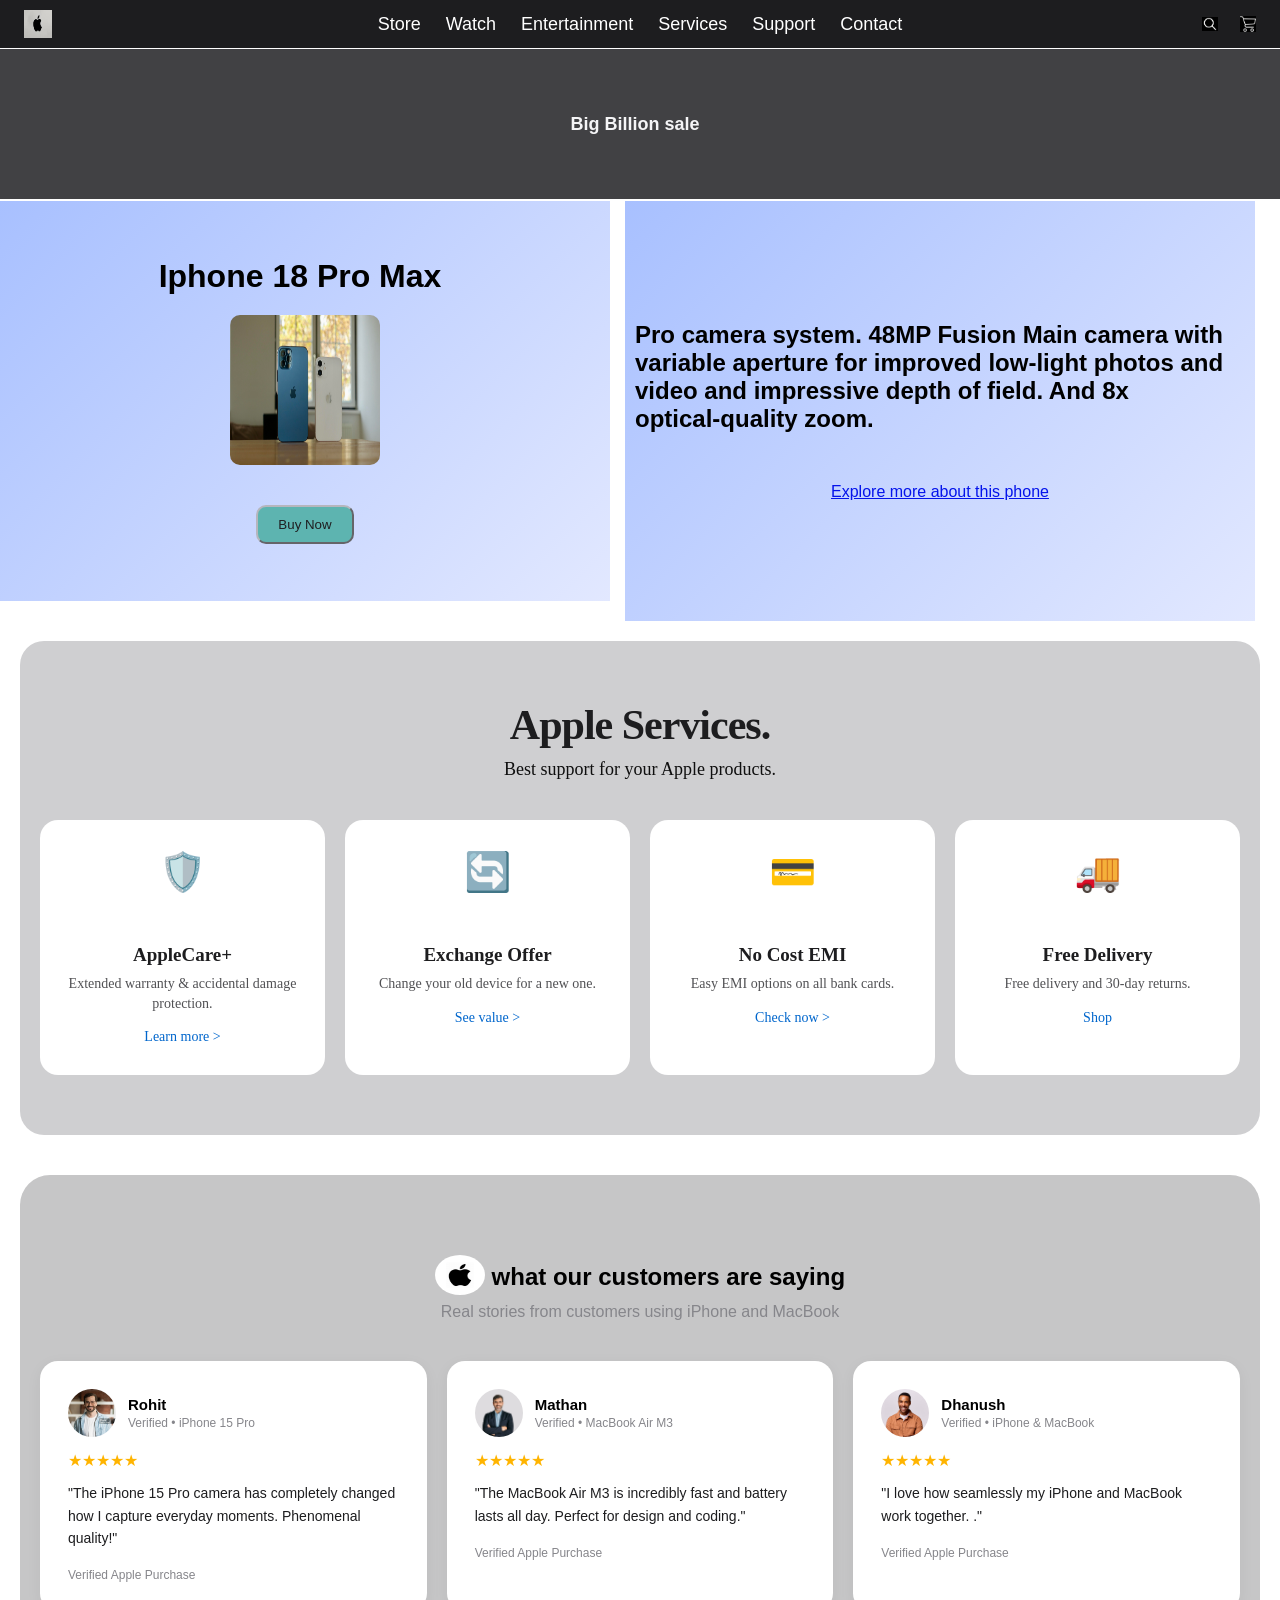
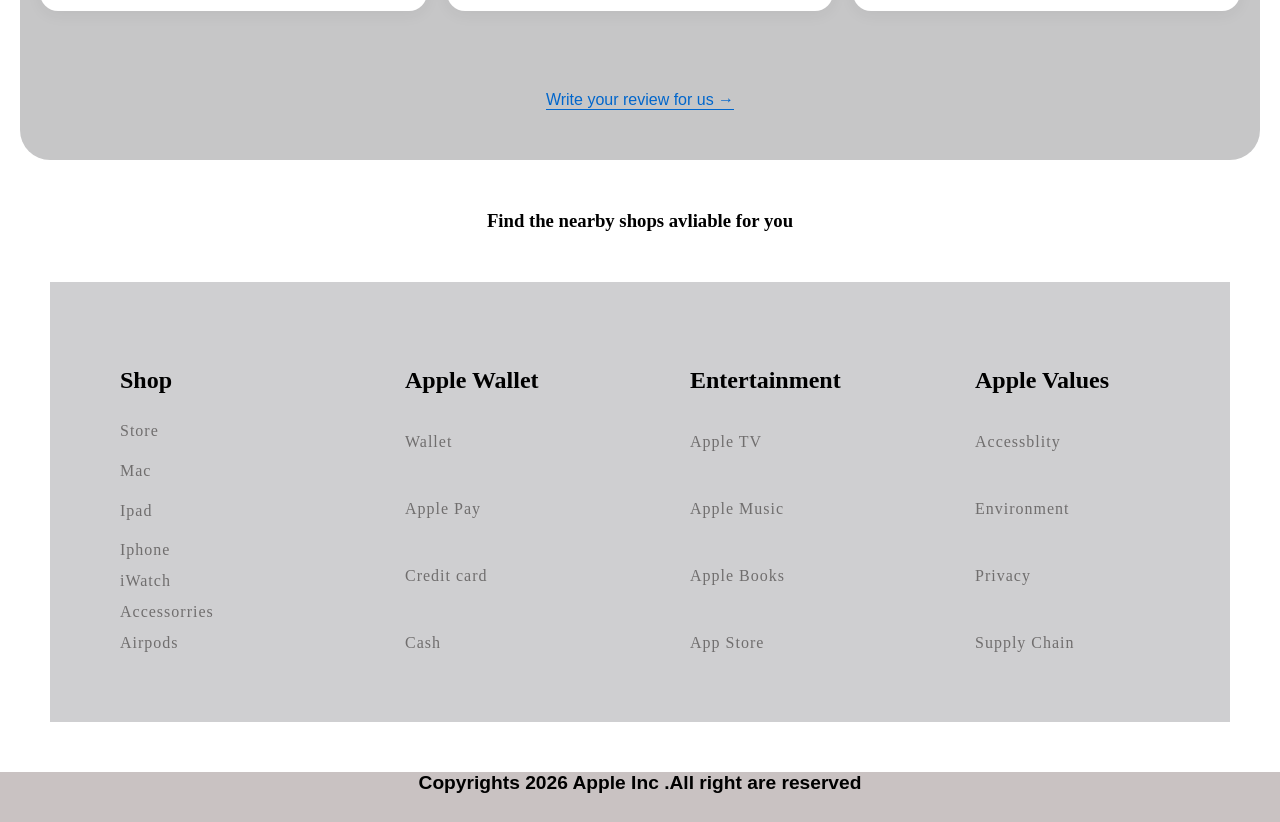
<file: index.html>
<!DOCTYPE html>
<html lang="en">
<head>
    <meta charset="UTF-8">
    <meta name="viewport" content="width=device-width, initial-scale=1.0">
    <title>Navigation</title>
    <link rel="stylesheet" href="nav.css">
</head>
<body>
    
       <header>
        <nav>
            <img src="./download.jpg" alt="AppleLogo" class="logo">
            <a href="store.html">Store</a>    
            <a href="watch.html">Watch</a>
            <a href="entertainment.html">Entertainment</a>
            <a href="services.html">Services</a>
            <a href="support.html">Support</a>
            <a href="contact.html">Contact</a>
            <div class="icons">
            <a href="search.html"> <img src="./searchicon.png" alt="search" class="ic"></a>
            <a href="cart.html"> <img src="./carticon.png" alt="cart" class="ic"></a>

            </div>
           
             
         </nav>
         </header>
          <banner class="ban">
               <div class="parent">
                <div class="top"><h1>Big Billion sale</h1></div>
                <div class="bottom">
                <div class="child">
                 <h1>Iphone 18 Pro Max</h1>
     
                 <img src="./iphone.jpg" alt="iphone" class="img">
                  <button id="buy-now">Buy Now</button>
                 
             </div>
                <div class="child" id="child2">
                
                 <h2>Pro camera system. 48MP Fusion Main camera with variable aperture for improved low-light photos and video and impressive depth of field. And 8x optical‑quality zoom.</h2>
                <a href="">Explore more about this phone</a>
             </div>
                </div>
                </div>
             </banner>

        
        <section class="services">   
   <h2>Apple Services.</h2>
   <p class="sub">Best support for your Apple products.</p>

   <div class="grid">
     <div class="card">
       <div class="icon">🛡️</div>
       <h3>AppleCare+</h3>
       <p>Extended warranty & accidental damage protection.</p>
       <a href="#">Learn more ></a>
     </div>
     <div class="card">
       <div class="icon">🔄</div>
       <h3>Exchange Offer</h3>
       <p>Change your old device for a new one.</p>
       <a href="#">See value ></a>
     </div>
     <div class="card">
       <div class="icon">💳</div>
       <h3>No Cost EMI</h3>
       <p>Easy EMI options on all bank cards.</p>
       <a href="#">Check now ></a>
     </div>
     <div class="card">
       <div class="icon">🚚</div>
       <h3>Free Delivery</h3>
       <p>Free delivery and 30-day returns.</p>
       <a href="#">Shop </a>
     </div>
   </div>
</section>
<section class="testimonial">
   <h2 class="applelogo"> <img src="./applelogo.jpg" alt="applelogo" style="width: 50px;height: 40px;"> what our customers are saying</h2>
   <p>Real stories from customers using iPhone and MacBook</p>

   <div class="t-grid">
     <div class="t-card">
       <div class="user"><img src="./peerson1.jpg"><div><b>Rohit</b><span>Verified • iPhone 15 Pro</span></div></div>
       <div class="stars">★★★★★</div>
       <p>"The iPhone 15 Pro camera has completely changed how I capture everyday moments. Phenomenal quality!"</p>
       <span class="verify"> Verified Apple Purchase</span>
     </div>
     <div class="t-card">
       <div class="user"><img src="./person2.jpg"><div><b>Mathan</b><span>Verified • MacBook Air M3</span></div></div>
       <div class="stars">★★★★★</div>
       <p>"The MacBook Air M3 is incredibly fast and battery lasts all day. Perfect for design and coding."</p>
       <span class="verify"> Verified Apple Purchase</span>
     </div>
     <div class="t-card">
       <div class="user"><img src="person3.jpg"><div><b>Dhanush</b><span>Verified • iPhone & MacBook</span></div></div>
       <div class="stars">★★★★★</div>
       <p>"I love how seamlessly my iPhone and MacBook work together. ."</p>
       <span class="verify"> Verified Apple Purchase</span>
     </div>
   </div>
   <a class="more" href="#">Write your review for us →</a>
</section>
     <h3>Find the nearby shops avliable for you</h3>
    
    <footer class="main-footer">
      
    <div class="main-div">
        <h2>Shop</h2>
    <a href="#Wallet">Store</a>
    <a href="">Mac</a>
    <a href="">Ipad</a>
    <a href="">Iphone</a>
    <a href="">iWatch</a>
    <a href="">Accessorries</a>
    <a href="">Airpods</a>
    </div>
    <div class="main-div">
    <h2>Apple Wallet</h2>
    <a href="#Wallet">Wallet</a>
    <a href="">Apple Pay</a>
    <a href="">Credit card</a>
    <a href="">Cash</a>
    </div>
    <div class="main-div">
    <h2>Entertainment</h2>
    <a href="">Apple TV</a>
    <a href="">Apple Music</a>
    <a href="">Apple Books</a>
    <a href="">App Store</a>
    </div>
    <div class="main-div">
        <h2>Apple Values</h2>
        <a href="">Accessblity</a>
        <a href="">Environment</a>
        <a href="">Privacy</a>
        <a href="">Supply Chain</a>
    </div>
    
    </footer>
    <div class="last">
      <h4>Copyrights 2026 Apple Inc .All right are reserved</h4>
      
    </div>
    
</body>
</html>
</file>
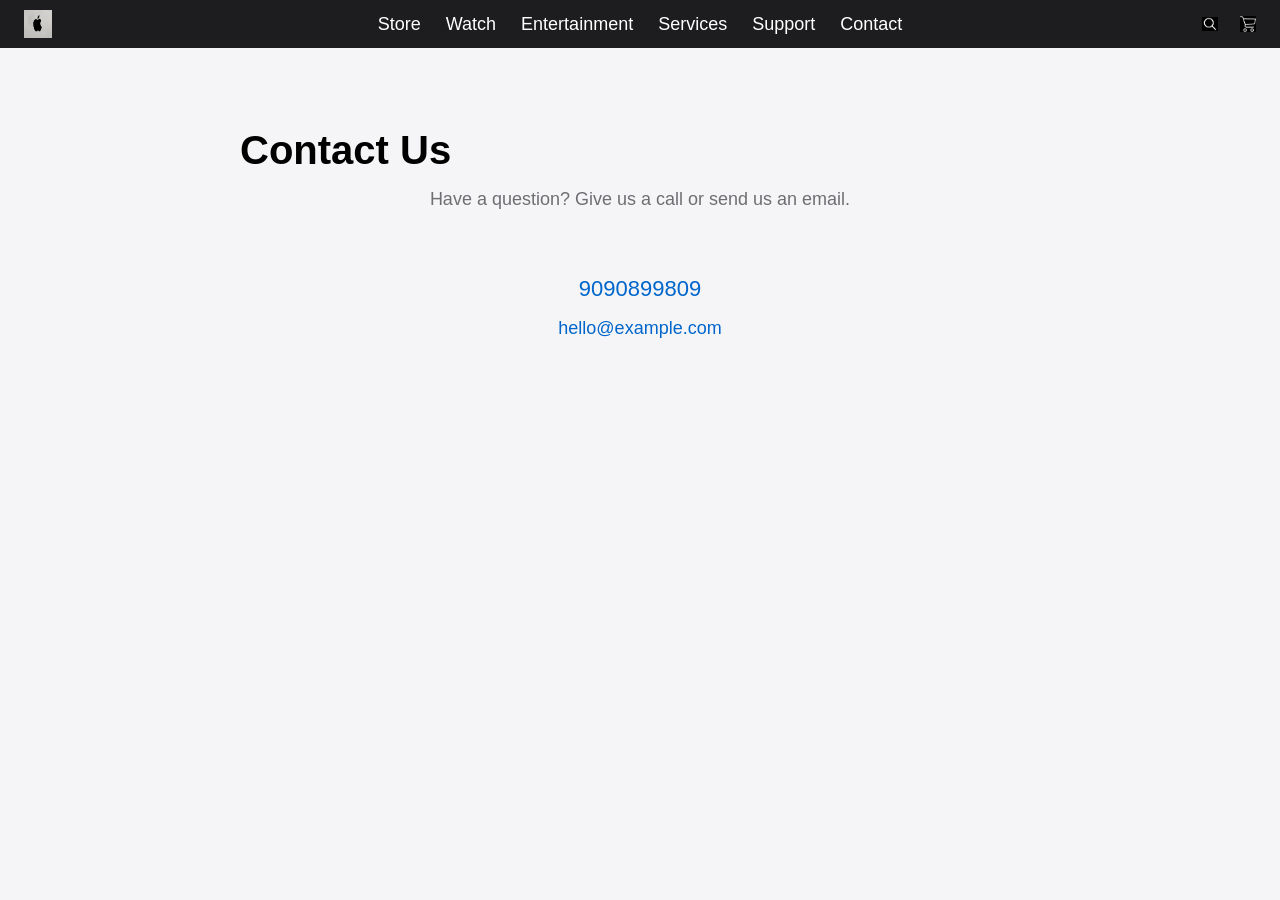
<file: contact.html>
<!DOCTYPE html>
<html lang="en">
<head>
    <meta charset="UTF-8">
    <meta name="viewport" content="width=device-width, initial-scale=1.0">
    <title>Contact Us</title>
    <link rel="stylesheet" href="nav.css">
    <link rel="stylesheet" href="contact.css">
</head>
<body>
    <header>
        <nav>
            <img src="./download.jpg" alt="Apple Logo" class="logo">
            <a href="store.html">Store</a>
            <a href="watch.html">Watch</a>
            <a href="entertainment.html">Entertainment</a>
            <a href="services.html">Services</a>
            <a href="support.html">Support</a>
            <a href="contact.html">Contact</a>
            <div class="icons">
                <a href="search.html"><img src="./searchicon.png" alt="Search"></a>
                <a href="cart.html"><img src="./carticon.png" alt="Cart"></a>
            </div>
        </nav>
    </header>

    <main class="contact">
        <h1>Contact Us</h1>
        <p>Have a question? Give us a call or send us an email.</p>
        <a class="phone-link" href="tel:9090899809">9090899809</a>
        <p><a class="email-link" href="mailto:hello@example.com">hello@example.com</a></p>
    </main>
</body>
</html>
</file>
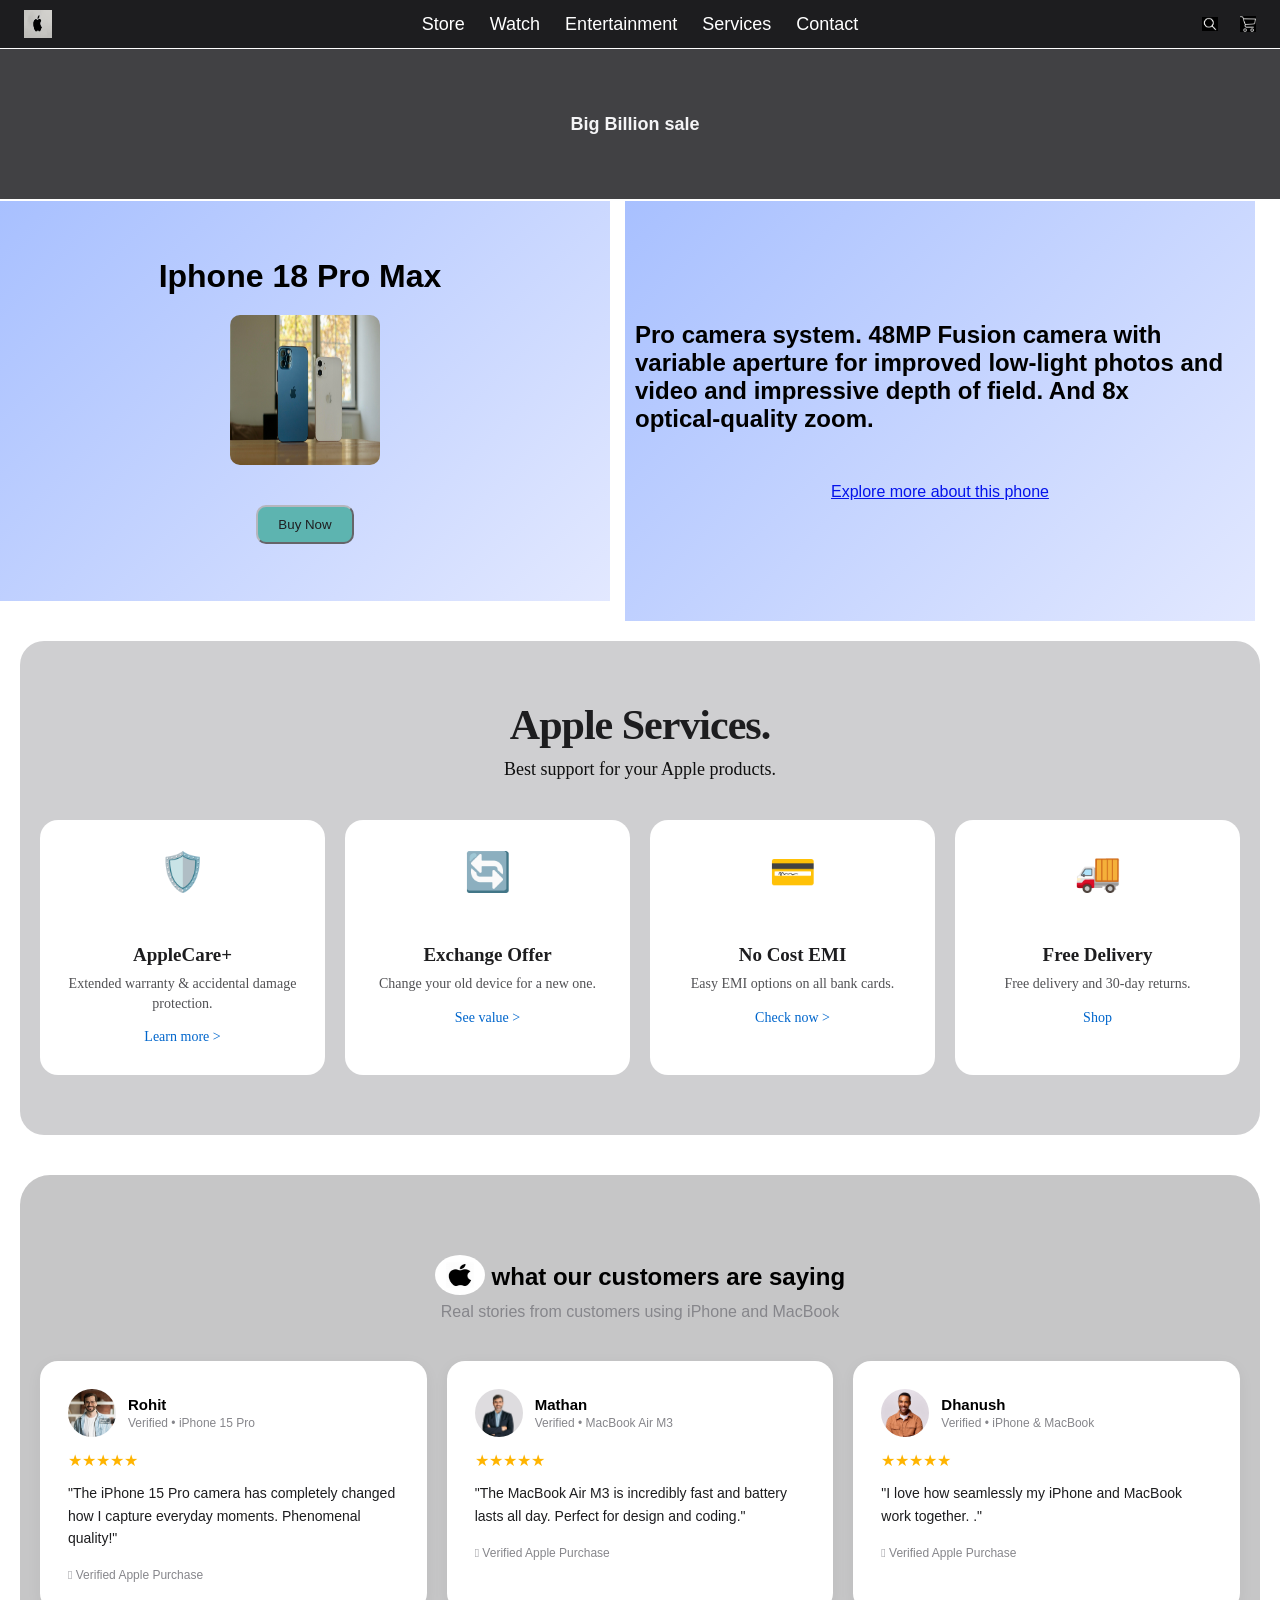
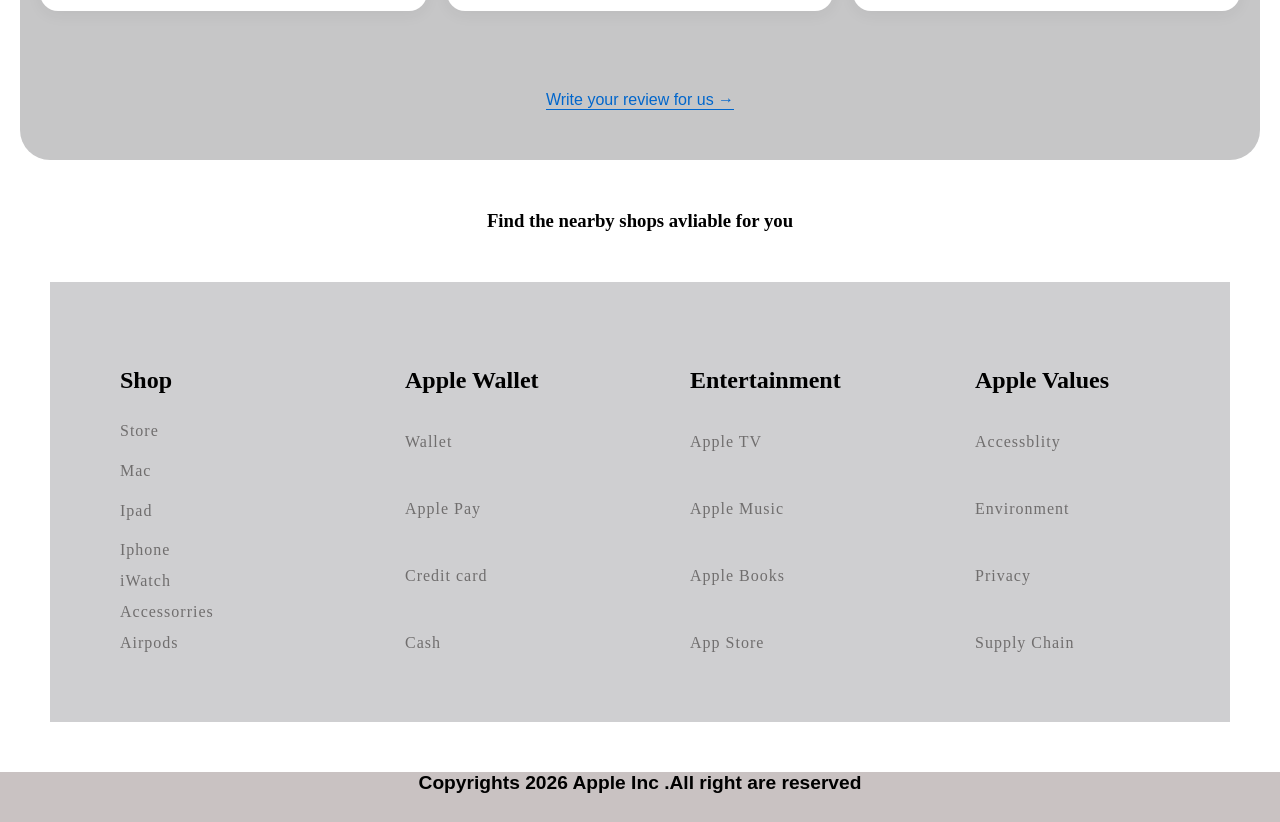
<file: nav.html>
<!DOCTYPE html>
<html lang="en">
<head>
    <meta charset="UTF-8">
    <meta name="viewport" content="width=device-width, initial-scale=1.0">
    <title>Navigation</title>
    <link rel="stylesheet" href="nav.css">
</head>
<body>
    
       <header>
        <nav>
            <img src="./download.jpg" alt="AppleLogo" class="logo">
            <a href="store.html">Store</a>    
            <a href="watch.html">Watch</a>
            <a href="entertainment.html">Entertainment</a>
            <div class="support-wrap">
  <a href="#serviceBox">Services</a>
  <div id="serviceBox" class="support-box">
    <a href="#" class="close-btn">✕</a>
    <h3>Apple Services</h3>
    <form>
      <select required>
        <option value="">Select Service</option>
        <option>AppleCare+</option>
        <option>Exchange Offer</option>
        <option>No Cost EMI</option>
        <option>Free Delivery</option>
      </select>
      <input type="text" placeholder="Device Model" required>
      <input type="email" placeholder="Email" required>
      <textarea rows="3" placeholder="What do you need help with?" required></textarea>
      <button type="submit">Check Service</button>
    </form>
  </div>
</div>
            
            <a href="contact.html">Contact</a>
            <div class="icons">
            <a href="search.html"> <img src="./searchicon.png" alt="search" class="ic"></a>
            <a href="cart.html"> <img src="./carticon.png" alt="cart" class="ic"></a>

            </div>
           
            
        </nav>
        </header>
         <banner class="ban">
              <div class="parent">
               <div class="top"><h1>Big Billion sale</h1></div>
               <div class="bottom">
               <div class="child">
                <h1>Iphone 18 Pro Max</h1>
    
                <img src="./iphone.jpg" alt="iphone" class="img">
                 <button id="buy-now">Buy Now</button>
                
            </div>
               <div class="child" id="child2">
               
                <h2>Pro camera system. 48MP Fusion camera with variable aperture for improved low-light photos and video and impressive depth of field. And 8x optical‑quality zoom.</h2>
               <a href="">Explore more about this phone</a>
            </div>
               </div>
               </div>
            </banner>

       
       <section class="services">   
  <h2>Apple Services.</h2>
  <p class="sub">Best support for your Apple products.</p>

  <div class="grid">
    <div class="card">
      <div class="icon">🛡️</div>
      <h3>AppleCare+</h3>
      <p>Extended warranty & accidental damage protection.</p>
      <a href="#">Learn more ></a>
    </div>
    <div class="card">
      <div class="icon">🔄</div>
      <h3>Exchange Offer</h3>
      <p>Change your old device for a new one.</p>
      <a href="#">See value ></a>
    </div>
    <div class="card">
      <div class="icon">💳</div>
      <h3>No Cost EMI</h3>
      <p>Easy EMI options on all bank cards.</p>
      <a href="#">Check now ></a>
    </div>
    <div class="card">
      <div class="icon">🚚</div>
      <h3>Free Delivery</h3>
      <p>Free delivery and 30-day returns.</p>
      <a href="#">Shop </a>
    </div>
  </div>
</section>
<section class="testimonial">
  <h2 class="applelogo"> <img src="./applelogo.jpg" alt="applelogo" style="width: 50px;height: 40px;"> what our customers are saying</h2>
  <p>Real stories from customers using iPhone and MacBook</p>

  <div class="t-grid">
    <div class="t-card">
      <div class="user"><img src="./peerson1.jpg"><div><b>Rohit</b><span>Verified • iPhone 15 Pro</span></div></div>
      <div class="stars">★★★★★</div>
      <p>"The iPhone 15 Pro camera has completely changed how I capture everyday moments. Phenomenal quality!"</p>
      <span class="verify"> Verified Apple Purchase</span>
    </div>
    <div class="t-card">
      <div class="user"><img src="./person2.jpg"><div><b>Mathan</b><span>Verified • MacBook Air M3</span></div></div>
      <div class="stars">★★★★★</div>
      <p>"The MacBook Air M3 is incredibly fast and battery lasts all day. Perfect for design and coding."</p>
      <span class="verify"> Verified Apple Purchase</span>
    </div>
    <div class="t-card">
      <div class="user"><img src="person3.jpg"><div><b>Dhanush</b><span>Verified • iPhone & MacBook</span></div></div>
      <div class="stars">★★★★★</div>
      <p>"I love how seamlessly my iPhone and MacBook work together. ."</p>
      <span class="verify"> Verified Apple Purchase</span>
    </div>
  </div>
  <a class="more" href="#">Write your review for us →</a>
</section>
   <h3>Find the nearby shops avliable for you</h3>
    
    <footer class="main-footer">
      
    <div class="main-div">
        <h2>Shop</h2>
    <a href="#Wallet">Store</a>
    <a href="">Mac</a>
    <a href="">Ipad</a>
    <a href="">Iphone</a>
    <a href="">iWatch</a>
    <a href="">Accessorries</a>
    <a href="">Airpods</a>
    </div>
    <div class="main-div">
    <h2>Apple Wallet</h2>
    <a href="#Wallet">Wallet</a>
    <a href="">Apple Pay</a>
    <a href="">Credit card</a>
    <a href="">Cash</a>
    </div>
    <div class="main-div">
    <h2>Entertainment</h2>
    <a href="">Apple TV</a>
    <a href="">Apple Music</a>
    <a href="">Apple Books</a>
    <a href="">App Store</a>
    </div>
    <div class="main-div">
        <h2>Apple Values</h2>
        <a href="">Accessblity</a>
        <a href="">Environment</a>
        <a href="">Privacy</a>
        <a href="">Supply Chain</a>
    </div>
    
    </footer>
    <div class="last">
      <h4>Copyrights 2026 Apple Inc .All right are reserved</h4>
      
    </div>
    
</body>
</html>
</file>
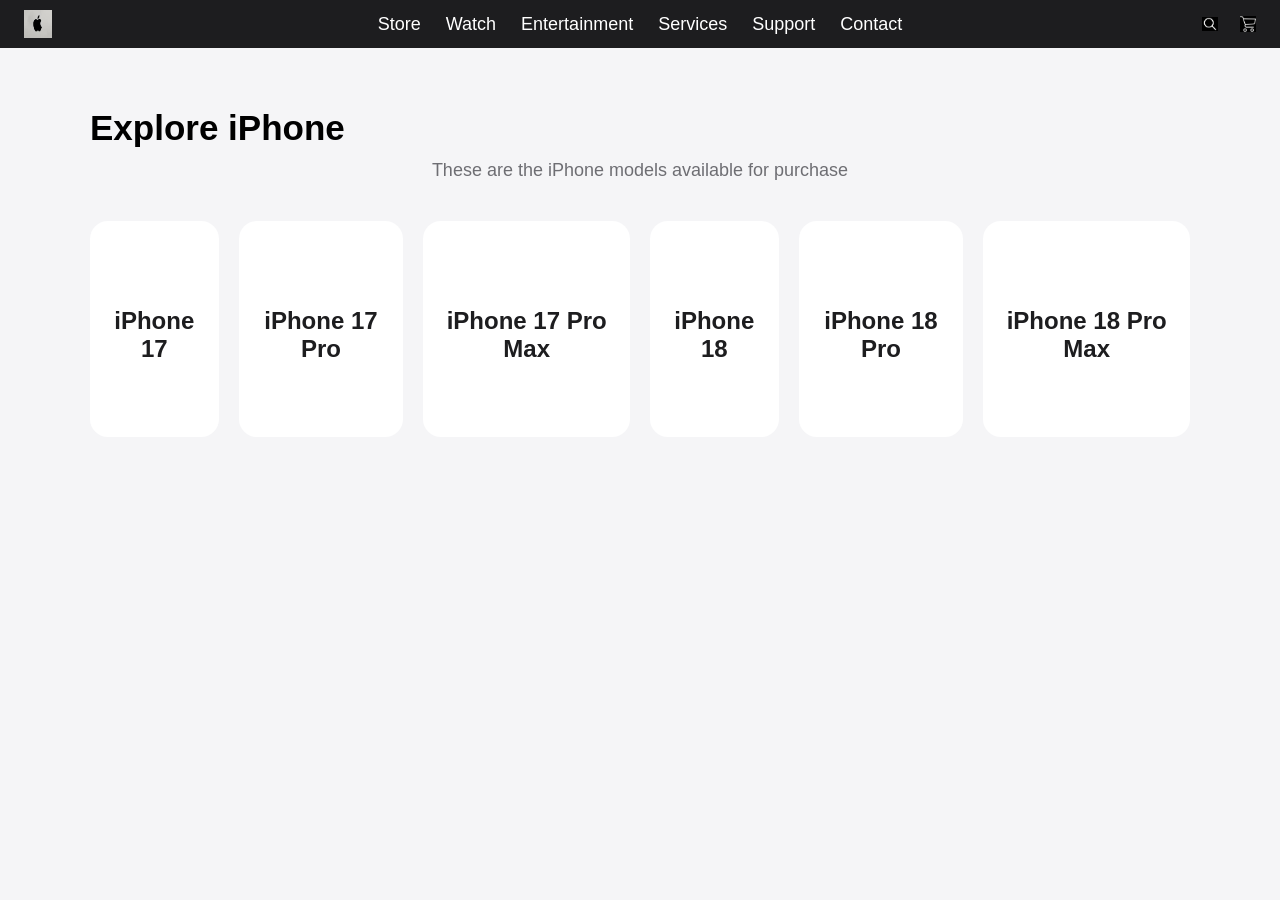
<file: store.html>
<!DOCTYPE html>
<html lang="en">
<head>
    <meta charset="UTF-8">
    <meta name="viewport" content="width=device-width, initial-scale=1.0">
    <title>Shop iPhone</title>
    <link rel="stylesheet" href="nav.css">
    <link rel="stylesheet" href="store.css">
</head>
<body>
    <header>
        <nav>
            <img src="./download.jpg" alt="Apple Logo" class="logo">
            <a href="store.html">Store</a>
            <a href="watch.html">Watch</a>
            <a href="entertainment.html">Entertainment</a>
            <a href="services.html">Services</a>
            <a href="support.html">Support</a>
            <a href="contact.html">Contact</a>
            <div class="icons">
                <a href="search.html"><img src="./searchicon.png" alt="Search"></a>
                <a href="cart.html"><img src="./carticon.png" alt="Cart"></a>
            </div>
        </nav>
    </header>

    <main class="store">
        <h1>Explore iPhone</h1>
        <p class="store-intro">These are the iPhone models available for purchase</p>
        <div class="model-grid" aria-label="iPhone models">
            <div class="model-card">
                <p class="model-series"></p>
                <h2>iPhone 17</h2>
            </div>
            <div class="model-card">
                <p class="model-series"></p>
                <h2>iPhone 17 Pro</h2>
            </div>
            <div class="model-card">
                <p class="model-series"></p>
                <h2>iPhone 17 Pro Max</h2>
            </div>
            <div class="model-card">
                <p class="model-series"></p>
                <h2>iPhone 18</h2>
            </div>
            <div class="model-card">
                <p class="model-series"></p>
                <h2>iPhone 18 Pro</h2>
            </div>
            <div class="model-card">
                <p class="model-series"></p>
                <h2>iPhone 18 Pro Max</h2>
            </div>
        </div>
    </main>
</body>
</html>
</file>
<file: nav.css>
*{
  margin:0;
  padding:0;
 
}





nav {
  position: relative;
  display: flex;
  align-items: center;
  justify-content: center;
  gap: 25px;
  width: 100%;
  min-height: 48px;
  padding: 0 90px;
  box-sizing: border-box;
  background: #1d1d1f;
}

nav > .logo {
  position: absolute;
  left: 24px;
  width: 28px;
  height: 28px;
  cursor: pointer;
}

nav > a {
  display: flex;
  align-items: center;
  min-height: 48px;
  margin: 0;
  padding: 0;
   color: #ffffff;
  font-family: sans-serif;
  font-size: large;
  font-weight: 100;
 text-decoration: none;
  white-space: nowrap;
  transition: color 160ms ease;
}

.support-wrap > a:hover,
.support-wrap > a:focus-visible {
   text-decoration: underline;
     color: #1616cc;
}
nav > a:hover,
nav > a:focus-visible {
   text-decoration: underline;
     color: #1616cc;
}


nav .icons {
  position: absolute;
  right: 24px;
  display: flex;
  align-items: center;
  gap: 22px;
}

nav .icons a {
  display: flex;
  align-items: center;
  margin: 0;
  padding: 0;
}

nav .icons img {
  display: block;
  width: 16px;
  height: 16px;
  object-fit: contain;
  filter: invert(1);
}

div,.ic:hover{
  opacity: 3;
  
}

@media (max-width: 760px) {
  nav {
    min-height: 88px;
    flex-wrap: wrap;
    gap: 0 16px;
    padding: 48px 16px 8px;
  }

  nav > .logo {
    top: 12px;
    left: 16px;
  }

  nav > a {
    min-height: 32px;
    font-size: 12px;
  }

  nav .icons {
    top: 16px;
    right: 16px;
  }
}

/* .parent
{
  height: 250px;
  width: 100%;
  display: flex;
  flex-direction: column;
  padding: 20px;
  background: hsl(0, 53%, 45%);

} */
 
.support-wrap {
  position: relative;
  display: inline-block;
}
.support-wrap a
{
  color: #ffffff;
  font-family: sans-serif;
  font-size: large;
  font-weight: 100;
 text-decoration: none;
}


#serviceBox {
  display: none;
  position: absolute;
  top: 38px;
  left: 50%;
  transform: translateX(-50%);
  width: 340px;
  background: #fff;
  padding: 22px;
  border-radius: 14px;
  box-shadow: 0 12px 35px rgba(0,0,0,0.18);
  z-index: 999;
}

#serviceBox:target {
  display: block;
}

#serviceBox h3 {
  color: #000;
  text-align: center;
  font-size: 18px;
  margin-bottom: 14px;
}

#serviceBox input,
#serviceBox select,
#serviceBox textarea {
  width: 90%;
  padding: 11px 12px;
  margin-bottom: 12px;
  border: 1px solid #d2d2d7;
  border-radius: 10px;
  font-size: 14px;
  background: #f5f5f7;
  outline: none;
}

#serviceBox input:focus,
#serviceBox select:focus,
#serviceBox textarea:focus {
  border-color: #0071e3;
  background: #fff;
}

#serviceBox button {
  width: 100%;
  padding: 12px;
  background: #000;
  color: #fff;
  border: none;
  border-radius: 10px;
  font-size: 15px;
  cursor: pointer;
}

#serviceBox button:hover {
  background: #333;
}

#serviceBox .close-btn {
  position: absolute;
  top: 10px;
  right: 14px;
  text-decoration: none;
  color: #000 ;
  font-size: 25px;
}


@media (max-width: 768px) {
  #serviceBox {
    position: fixed;
    top: 50%;
    left: 50%;
    transform: translate(-50%, -50%);
    width: 90%;
    max-width: 360px;
  }
}

.top
{margin-top: 1px;
  background-color: #414144;
  height: 150px;
  width: 100%;
  display: flex;
  align-items: center;
  justify-content: center;
}
.top h1
{
  color: #f5f5f7;
  font-family: sans-serif;
  font-weight: 40px;
  font-size: large;
  margin-right: 10px;
  animation-direction: normal;
}

.bottom
{
  display: flex;
  gap: 0;
}

.child
{
   display: flex;
   flex-direction: column;
   max-width: 1200px;
 background: linear-gradient(135deg, #a8c0ff , #e2e8ff 100%);
  height: 400px;
  width: 55%;
  margin-top: 2px;
  margin-right: 15px;
  display: flex;
  gap:0;
  align-items: center;
  justify-content: center;
  color: #f5f5f7;

}
.marquee-text h2{
  font-size:16px;
  font-weight:400;
  letter-spacing:1px;
  animation: scrollText 12s linear infinite;
  padding-left:100%; 
}


.bottom ,h1
{
  display: flex;
 text-align:start ;
  color: #000000;
  font-family: sans-serif;
  font-weight: 30px;
  margin-right: 10px;
}
#child2
{
  color:#000000;
  padding: 10px;
  
}

  @media screen and (max-width: 768px) {
  .top h1 {
    font-size: 28px;
  }
  .bottom {
    flex-direction: column;
  }
  .child {
    width: 100%;
  }
  #child2 h2 {
    font-size: 16px;
    padding: 0 15px;
  }
  .child .img {
    max-width: 300px;
  }
}


@media screen and (max-width: 480px) {
  .parent {
    padding: 10px;
  }
  .top h1 {
    font-size: 22px;
    text-align: center
  }
  .child h1 {
    font-size: 20px;
  }
  #child2 h2 {
    font-size: 14px;
    line-height: 1.4;
  }
  #buy-now {
    width: 90%;
    padding: 10px;
    font-size: 16px;
  }
  .child .img {
    max-width: 250px;
  }
}
  
#buy-now{
  background-color: #5db4b0;
  color: hwb(240 12% 87%);
  font-family: sans-serif;
  font-weight: 30px;
  border-color: #b6b6bd;
  border-radius: 10px;
  box-shadow: #8484d6;
  padding: 10px 20px;
  cursor: pointer;
  margin-top: 40px;
  
}
 #buy-now:hover{
  background-color: #07a8a0;
 }

 #buy-now:active
 {
  transform-box: view-box;
 }
  a
 {
color: #0413eb;
  padding-top: 50px;
 }
  

.child{
  animation: slideUp 0.8s ease;
}
.child{
  transition: transform 0.3s ease;
}


.child:hover{
  transform: scale(1.02);
}
.bottom .child:nth-child(1){
  animation-delay: 0.1s;
}
.bottom .child:nth-child(2){
  animation-delay: 0.3s;
}
 .child img
 {
  display: flex;
  justify-content: center;
  height: 150px;
  width: 150px;
  margin-top: 20px;
  color: #f5f5f7;
  font-family: sans-serif;
  font-weight: 30px;
  background-repeat: no-repeat;
  background-color: #4e4e4e;
  border-color: #b6b6bd;
  border-radius: 10px;
  box-shadow: #9999cc;
  transition: 0.2s;
 }

  .img:active{
    height: 150px;
  width: 150px;
  transform: scale(1.7);
  }
 
 .child h1:hover{
  transform: scale3d(0.6);
}

.services
 {
  max-width: 1200px;
  margin: 20px auto;
  padding: 60px 20px;
  background: #cfcfd1;
  border-radius: 24px;
  text-align: center;
}
.services h2 
{ 
  font-size: 42px;
   font-weight: 700; 
   color: #1d1d1f;
    letter-spacing: -1px; 
  }
.services .sub 
{ font-size: 18px; 
  color: #0f0f0f;
   margin: 10px 0 40px; 
  }

.grid {
  display: grid;
  grid-template-columns: repeat(4, 1fr);
  gap: 20px;
}
.card {
  background: #fff;
  border-radius: 18px;
  padding: 30px 20px;
  transition: 0.3s;
}
.card:hover
 { transform: translateY(-6px);
   box-shadow: 0 10px 30px rgba(0,0,0,0.08);
   }
.card .icon 
{ font-size: 38px; 
  margin-bottom: 15px; 
}
.card h3
 { font-size: 19px;
   margin-bottom:  8px; 
 
  color: #1d1d1f;
 }
.card p 
{ font-size: 14px;
  color: #515154;
   line-height: 1.4;
    margin-bottom: 14px;
   }
.card a 
{ 
  color: #06c;
   text-decoration: none;
    font-size: 14px;
   }

   .testimonial
   {
    max-width:1200px;
    margin:40px auto;
    padding:50px 20px;
    background:#c6c6c7;
    border-radius:30px;
    text-align:center;
    font-family:-apple-system,sans-serif
  }
.applelogo  img
{
 margin-top:30px;
 border-radius:50%;
  
 
}
@media (max-width: 1024px) {
  .ban .bottom { padding: 20px; }
  .ban .child h1 { font-size: 28px; }
  .services .grid { grid-template-columns: repeat(2, 1fr); }
  .t-grid { grid-template-columns: repeat(2, 1fr); }
}


@media (max-width: 768px) {
  .menu-btn { display: block; }
  .nav-links {
    display: none;
    position: absolute;
    top: 100%;
    left: 0;
    width: 100%;
    background: #000;
    flex-direction: column;
    padding: 20px;
    z-index: 100;
  }
  #menu-toggle:checked ~ .nav-links
   { 
    display: flex;
   }
  .nav-links a 
  { padding: 12px 0; 
    border-bottom: 1px solid #2b2b2b;
   }}
.testimonial h2 img
{
  font-size:38px;
  font-weight:700;
  letter-spacing:-1px;
  margin-bottom:-10px;
}
.testimonial>p
{
  color:#86868b;
  margin:12px 0 40px
}
.t-grid{display:grid;
  grid-template-columns:repeat(auto-fit,minmax(280px,1fr));
  gap:20px;
  text-align:left
}
.t-card
{
  background:#fff;
  padding:28px;
  border-radius:18px;
  box-shadow:0 4px 16px rgba(0,0,0,.05
  )}
.user
{
  display:flex;
  align-items:center;
  gap:12px;
  margin-bottom:14px
}
.user img
{
  width:48px;
  height:48px;
  border-radius:50%;
  object-fit:cover
}

.user img:hover
{
  transform:scale(2.1);
  transition:transform .4s
}
.user b{display:block;
  font-size:15px}
.user span
{font-size:12px;
  color:#86868b}
.stars
{color:#ffb400;
  margin-bottom:12px}
.t-card p{font-size:14px;
  line-height:1.6;
  color
  :#1d1d1f;
  margin-bottom:16px}
.verify{font-size:12px;
  color:#86868b}
.more
{display:inline-block;margin-top:30px;
  color:#06c;text-decoration:none;
  border-bottom:1px solid #06c}



  /* footer section */
 
.main-footer
{
   
    display: flex;
    justify-content: center;
    align-content: center;
    margin: 50px;
    padding: 20px;
    position: relative;
   background: #cfcfd1;
}
 h3{
    margin-top: 50px;
    display: flex;
    align-items: center;
    justify-content: center;
}

.main-div
{
    display: grid;
    grid-template-rows: 1fr 1fr 1fr 1fr;

    padding: 20px;
    margin: 30px;
    width: 100%;
    height: 300px;
   
   
    
}
.main-div h2{
    margin: 10px 0px;
    padding:5px 0px ;
}
.main-div a{
    text-decoration: none;
    color: #706e6e;
    cursor: pointer;
    font-weight: 300;
    letter-spacing: 1px;
    padding-top: 13px;
    
}

.main-div a:hover
 { transform: translateY(-6px);
    color: #615f5f;
    text-decoration: underline;

   }
   .last
   {
    display: flex;
    flex-direction: column;
    align-items: center;
    font-family: sans-serif;
    font-size: larger;
    background: #c9c2c2;
    height: 50px;
   }
   @media screen and (max-width: 768px) {
  .main-footer {
    flex-direction: column;
    padding: 20px;
  }
  .main-div {
    width: 100%;
    border-bottom: 1px solid #e5e5e5;
    padding-bottom: 15px;
  }
  .main-div h2 {
    font-size: 18px;
    margin-bottom: 10px;
  }
  .last h4 {
    font-size: 12px;
    padding: 0 15px;
  }
  h3 {
    text-align: center;
    padding: 0 15px;
    font-size: 20px;
  }
}
</file>
<file: contact.css>
body {
  background: #f5f5f7;
  color: #1d1d1f;
  font-family: Arial, sans-serif;
}

.contact {
  max-width: 800px;
  margin: 0 auto;
  padding: 80px 24px;
  text-align: center;
}

.contact h1 {
  font-size: 40px;
}

.contact p {
  margin: 16px 0;
  color: #6e6e73;
  font-size: 18px;
}

.phone-link {
  display: inline-block;
  color: #06c;
  font-size: 22px;
  text-decoration: none;
}

.phone-link:hover,
.email-link:hover {
  text-decoration: underline;
}

.email-link {
  color: #06c;
  font-size: 18px;
  text-decoration: none;
}
</file>
<file: store.css>
body {
  background: #f5f5f7;
  color: #1d1d1f;
  font-family: Arial, sans-serif;
}

.store {
  max-width: 1100px;
  margin: 0 auto;
  padding: 60px 20px;
  text-align: center;
}

.store h1 {
  font-size: 35px;
  font-weight: 40px;
}

.store-intro {
  margin: 12px 0 40px;
  color: #6e6e73;
  font-size: 18px;
}

.model-grid {
  display: flex;
  flex-direction: row;
  gap: 20px;
}

.model-card {
  min-height: 160px;
  padding: 28px 20px;
  border-radius: 18px;
  background: #fff;
  display: flex;
  flex-direction: column;
  justify-content: center;
  gap: 12px;
}

.model-series {
  color: #6e6e73;
  font-size: 14px;
}

.model-card h2 {
  font-size: 24px;
}
</file>
